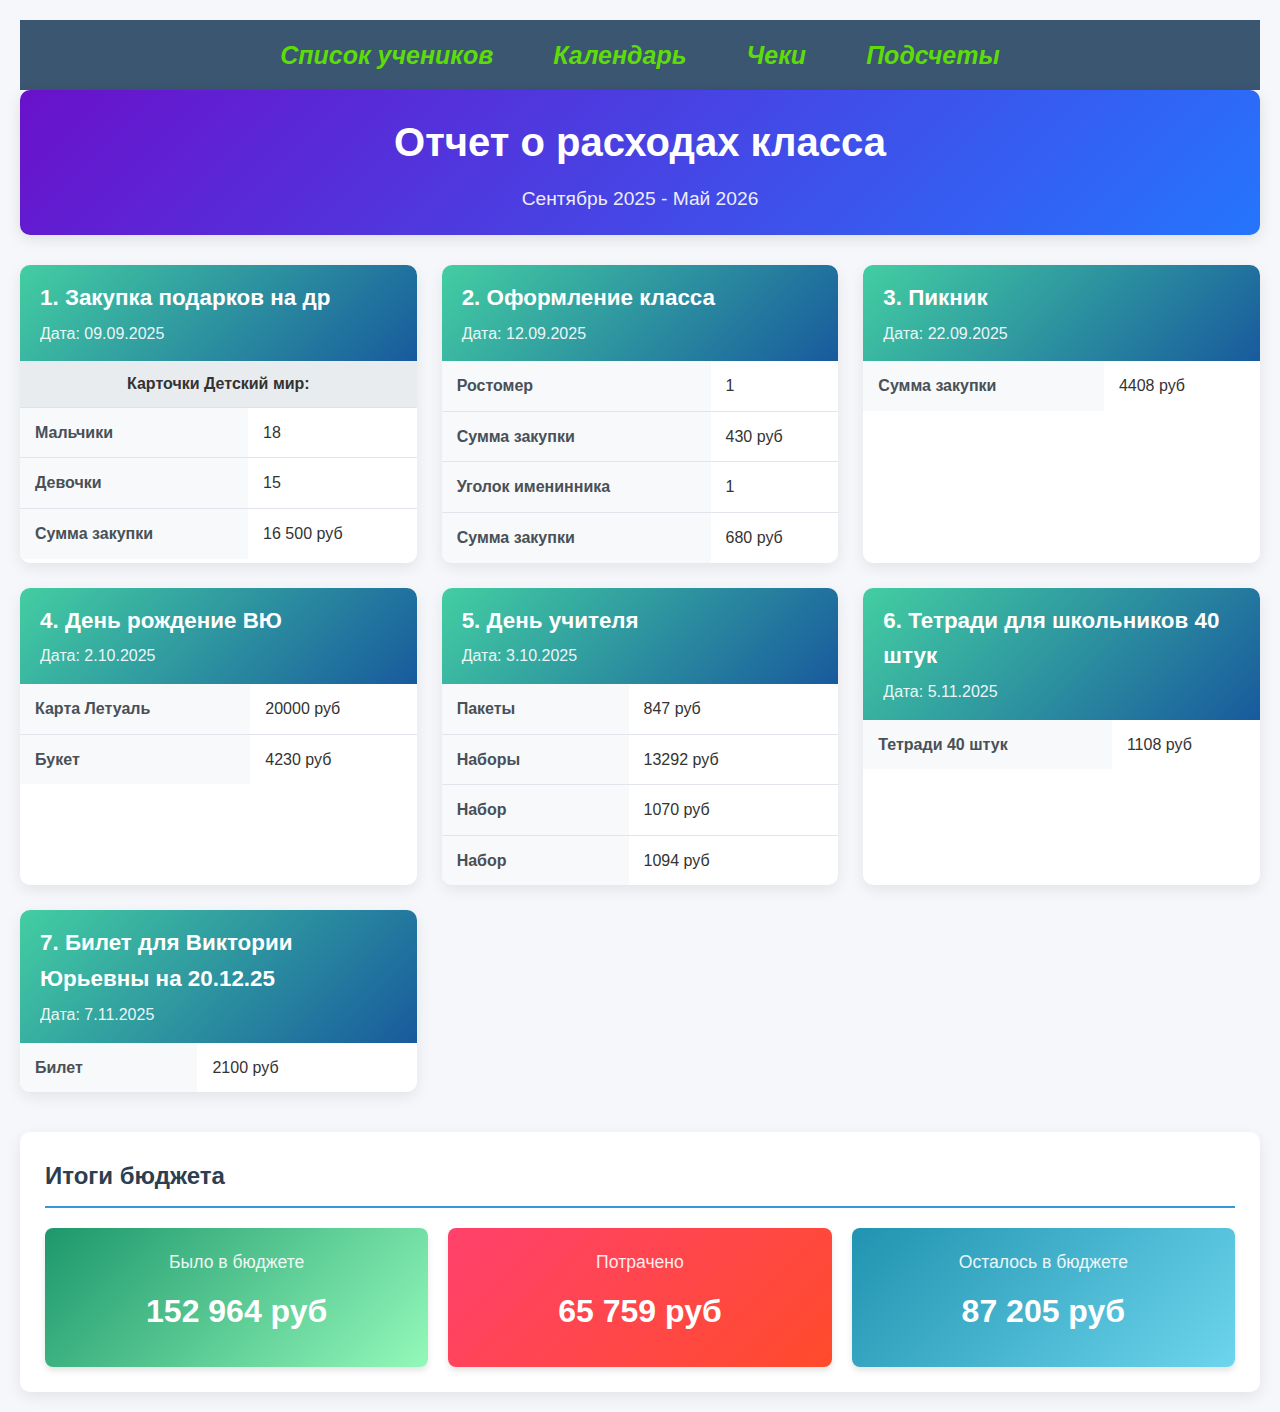
<file: spending.html>
<!DOCTYPE html>
<html lang="ru">
<head>
    <meta charset="UTF-8">
    <meta name="viewport" content="width=device-width, initial-scale=1.0">
    <link rel="stylesheet" href="spending.css">
    <title>Отчет о расходах</title>
</head>
<body>
  <nav class="navbar">
    <ul class="nav-list">
      <li><a href="index.html" target="_blank" style="font-size: 25px; font-style: italic; font-weight: bold; color: rgb(94, 220, 10);">Список учеников</a></li>
      <li><a href="calendar.html" target="_blank" style="font-size: 25px; font-style: italic; font-weight: bold; color: rgb(94, 220, 10);">Календарь</a></li>
      <li><a href="checks.html" target="_blank" style="font-size: 25px; font-style: italic; font-weight: bold; color: rgb(94, 220, 10);">Чеки</a></li>
      <li><a href="calculations.html" target="_blank" style="font-size: 25px; font-style: italic; font-weight: bold; color: rgb(94, 220, 10);">Подсчеты</a></li>
    </ul>
  </nav>
    <div class="container">
        <header>
            <h1>Отчет о расходах класса</h1>
            <p class="subtitle">Сентябрь 2025 - Май 2026</p>
        </header>
        
        <div class="tables-container">
            <div class="table-section">
                <div class="section-header">
                    <h2>1. Закупка подарков на др</h2>
                    <h3>Дата: 09.09.2025</h3>
                </div>
                <table class="table-border">
                    <caption title="На каждую карточку потрачено 500 рублей">Карточки Детский мир:</caption>
                    <tr>
                        <th>Мальчики</th>
                        <td>18</td>
                    </tr>
                    <tr>
                        <th>Девочки</th>
                        <td>15</td>
                    </tr>
                    <tr>
                        <th title="500 * 33">Cумма закупки</th>
                        <td>16 500 руб</td>
                    </tr>
                </table>
            </div>
            
            <div class="table-section">
                <div class="section-header">
                    <h2>2. Оформление класса</h2>
                    <h3>Дата: 12.09.2025</h3>
                </div>
                <table class="table-border">
                    <tr>
                        <th>Ростомер</th>
                        <td>1</td>
                    </tr>
                    <tr>
                        <th>Cумма закупки</th>
                        <td>430 руб</td>
                    </tr>
                    <tr>
                        <th>Уголок именинника</th>
                        <td>1</td>
                    </tr>
                    <tr>
                        <th>Cумма закупки</th>
                        <td>680 руб</td>
                    </tr>
                </table>
            </div>
            
            <div class="table-section">
                <div class="section-header">
                    <h2>3. Пикник</h2>
                    <h3>Дата: 22.09.2025</h3>
                </div>
                <table class="table-border">
                    <tr>
                        <th>Cумма закупки</th>
                        <td>4408 руб</td>
                    </tr>
                </table>
            </div>
            
            <div class="table-section">
                <div class="section-header">
                    <h2>4. День рождение ВЮ</h2>
                    <h3>Дата: 2.10.2025</h3>
                </div>
                <table class="table-border">
                    <tr>
                        <th>Карта Летуаль</th>
                        <td>20000 руб</td>
                    </tr>
                    <tr>
                        <th>Букет</th>
                        <td>4230 руб</td>
                    </tr>  
                </table>
            </div>
            
            <div class="table-section">
                <div class="section-header">
                    <h2>5. День учителя</h2>
                    <h3>Дата: 3.10.2025</h3>
                </div>
                <table class="table-border">
                    <tr>
                        <th>Пакеты</th>
                        <td>847 руб</td>
                    </tr>
                    <tr>
                        <th>Наборы</th>
                        <td>13292 руб</td>
                    </tr>
                    <tr>
                        <th>Набор</th>
                        <td>1070 руб</td>
                    </tr>  
                    <tr>
                      <th>Набор</th>
                      <td>1094 руб</td>
                  </tr>  
                </table>
            </div>

            <div class="table-section">
                <div class="section-header">
                    <h2>6. Тетради для школьников 40 штук </h2>
                    <h3>Дата: 5.11.2025</h3>
                </div>
                <table class="table-border">
                    <tr>
                      <th>Тетради 40 штук</th>
                      <td>1108 руб</td>
                  </tr>  
                </table>
            </div>

            <div class="table-section">
                <div class="section-header">
                    <h2>7. Билет для Виктории Юрьевны на 20.12.25</h2>
                    <h3>Дата: 7.11.2025</h3>
                </div>
                <table class="table-border">
                    <tr>
                      <th>Билет</th>
                      <td>2100 руб</td>
                  </tr>  
                </table>
            </div>
        </div>
        
        <div class="summary-section">
            <h2>Итоги бюджета</h2>
            <div class="summary-grid">
                <div class="summary-item budget">
                    <div class="summary-label">Было в бюджете</div>
                    <div class="summary-value">152 964 руб</div>
                </div>
                <div class="summary-item spent">
                    <div class="summary-label">Потрачено</div>
                    <div class="summary-value">65 759 руб</div>
                </div>
                <div class="summary-item remaining">
                    <div class="summary-label">Осталось в бюджете</div>
                    <div class="summary-value">87 205 руб</div>
                </div>
            </div>
        </div>
    </div>
</body>
</html>
</file>
<file: spending.css>
* {
  box-sizing: border-box;
  margin: 0;
  padding: 0;
  font-family: 'Segoe UI', Tahoma, Geneva, Verdana, sans-serif;
}

body {
  background-color: #f5f7fa;
  color: #333;
  line-height: 1.6;
  padding: 20px;
}

.container {
  max-width: 1400px;
  margin: 0 auto;
}

header {
  text-align: center;
  margin-bottom: 30px;
  padding: 20px;
  background: linear-gradient(135deg, #6a11cb 0%, #2575fc 100%);
  color: white;
  border-radius: 10px;
  box-shadow: 0 4px 15px rgba(0, 0, 0, 0.1);
}

h1 {
  font-size: 2.5rem;
  margin-bottom: 10px;
}

.subtitle {
  font-size: 1.2rem;
  opacity: 0.9;
}

.tables-container {
  display: grid;
  grid-template-columns: repeat(auto-fit, minmax(350px, 1fr));
  gap: 25px;
  margin-bottom: 40px;
}

.table-section {
  background-color: white;
  border-radius: 10px;
  box-shadow: 0 5px 15px rgba(0, 0, 0, 0.08);
  overflow: hidden;
  transition: transform 0.3s ease, box-shadow 0.3s ease;
}

.table-section:hover {
  transform: translateY(-5px);
  box-shadow: 0 10px 25px rgba(0, 0, 0, 0.15);
}

.section-header {
  padding: 15px 20px;
  background: linear-gradient(135deg, #43cea2 0%, #185a9d 100%);
  color: white;
}

.section-header h2 {
  font-size: 1.4rem;
  margin-bottom: 5px;
}

.section-header h3 {
  font-size: 1rem;
  opacity: 0.9;
  font-weight: normal;
}

.table-border {
  width: 100%;
  border-collapse: collapse;
}

.table-border th, .table-border td {
  padding: 12px 15px;
  text-align: left;
  border-bottom: 1px solid #e1e5eb;
}

.table-border th {
  background-color: #f8f9fa;
  font-weight: 600;
  color: #495057;
}

.table-border tr:last-child th, 
.table-border tr:last-child td {
  border-bottom: none;
}

.summary-section {
  background-color: white;
  border-radius: 10px;
  box-shadow: 0 5px 15px rgba(0, 0, 0, 0.08);
  padding: 25px;
  margin-top: 20px;
}

.summary-section h2 {
  margin-bottom: 20px;
  color: #2c3e50;
  border-bottom: 2px solid #3498db;
  padding-bottom: 10px;
}

.summary-grid {
  display: grid;
  grid-template-columns: repeat(auto-fit, minmax(250px, 1fr));
  gap: 20px;
}

.summary-item {
  padding: 20px;
  border-radius: 8px;
  text-align: center;
  color: white;
  box-shadow: 0 4px 6px rgba(0, 0, 0, 0.1);
}

.budget {
  background: linear-gradient(135deg, #1d976c 0%, #93f9b9 100%);
}

.spent {
  background: linear-gradient(135deg, #ff416c 0%, #ff4b2b 100%);
}

.remaining {
  background: linear-gradient(135deg, #2193b0 0%, #6dd5ed 100%);
}

.summary-value {
  font-size: 2rem;
  font-weight: bold;
  margin: 10px 0;
}

.summary-label {
  font-size: 1.1rem;
  opacity: 0.9;
}

@media (max-width: 768px) {
  .tables-container {
      grid-template-columns: 1fr;
  }
  
  h1 {
      font-size: 2rem;
  }
}

caption {
  caption-side: top;
  font-weight: bold;
  padding: 10px;
  background-color: #e9ecef;
  border-bottom: 1px solid #dee2e6;
}

th[title]:hover:after {
  content: attr(title);
  position: absolute;
  background: rgba(0,0,0,0.8);
  color: white;
  padding: 5px 10px;
  border-radius: 4px;
  font-size: 0.9rem;
  z-index: 100;
}

nav {
  background-color: #3b5671;
  padding: 15px;
}

nav ul {
  display: flex;
  justify-content: center;
  list-style: none;
  flex-wrap: wrap;
}

nav li {
  margin: 0 15px;
}

nav a {
  color: white;
  text-decoration: none;
  font-weight: 500;
  padding: 8px 15px;
  border-radius: 5px;
  transition: background-color 0.3s;
}

nav a:hover {
  background-color: rgba(213, 224, 4, 0.1);
}
</file>
